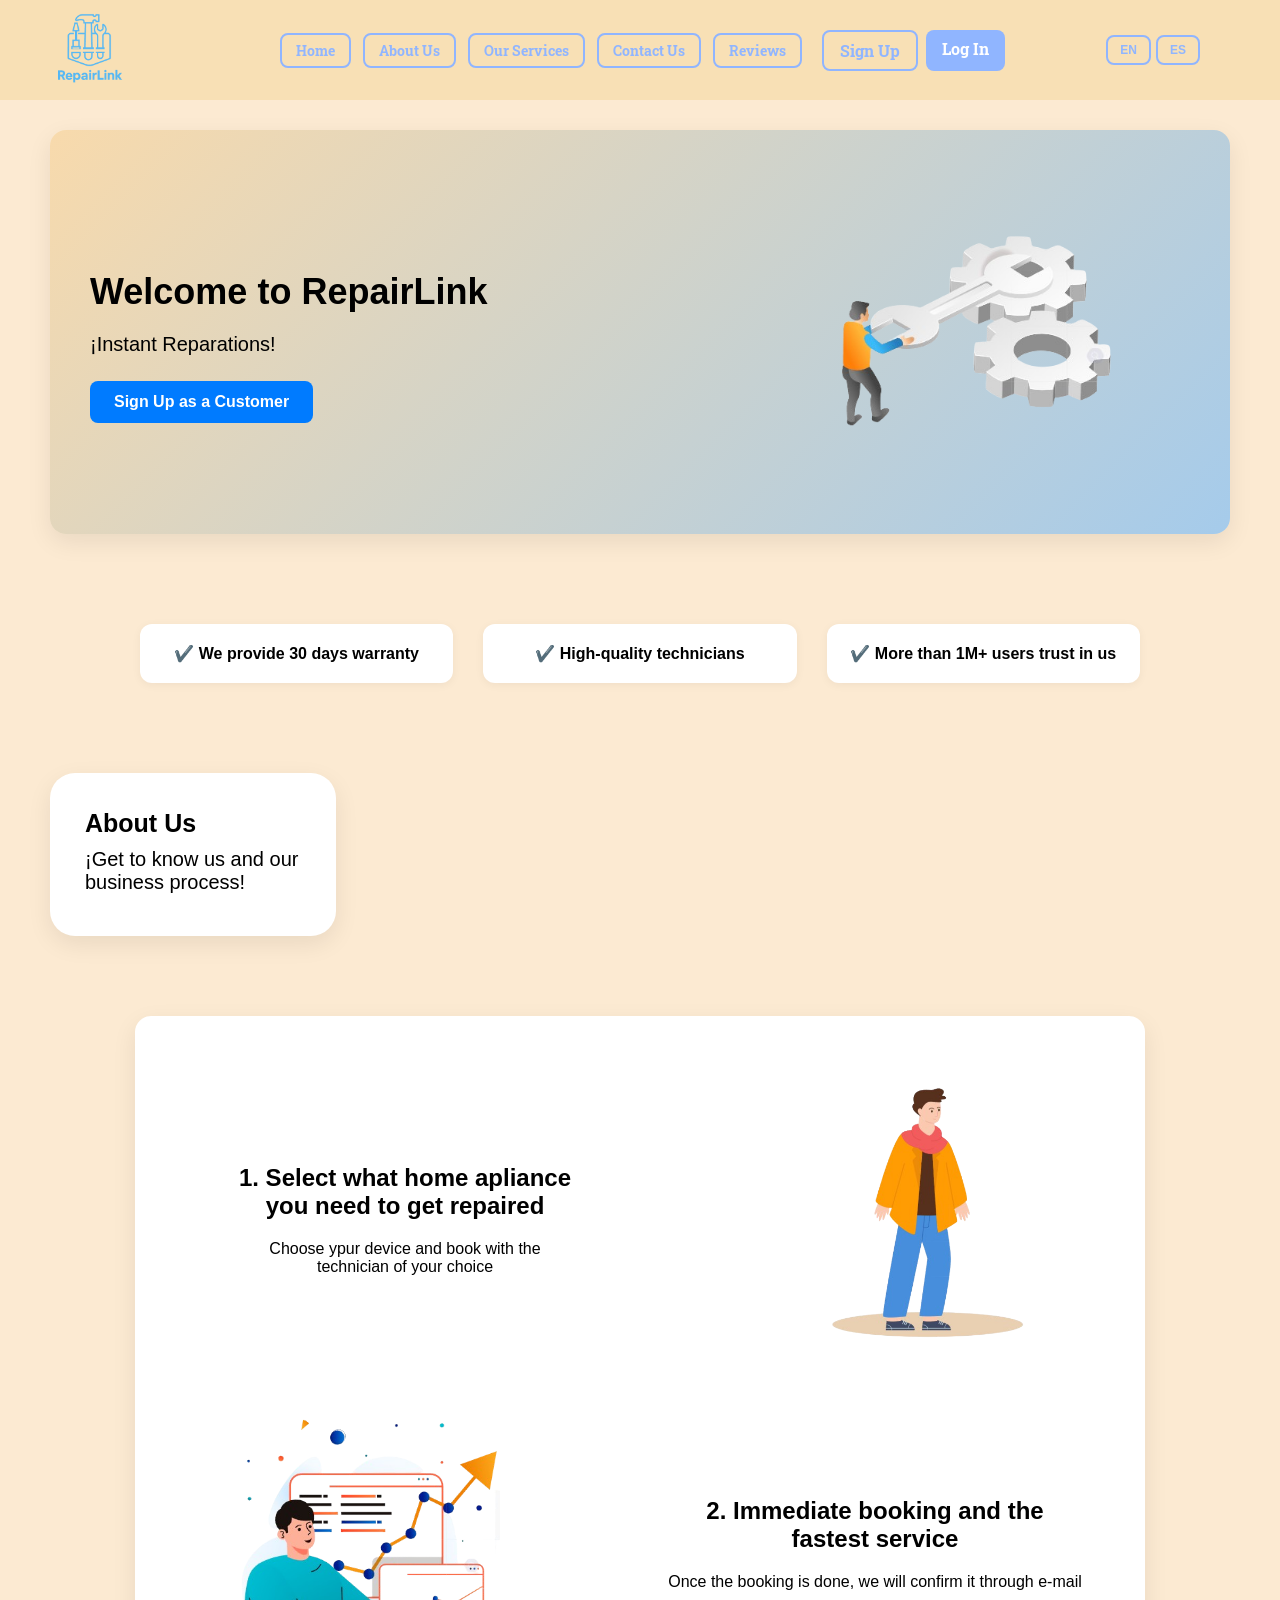
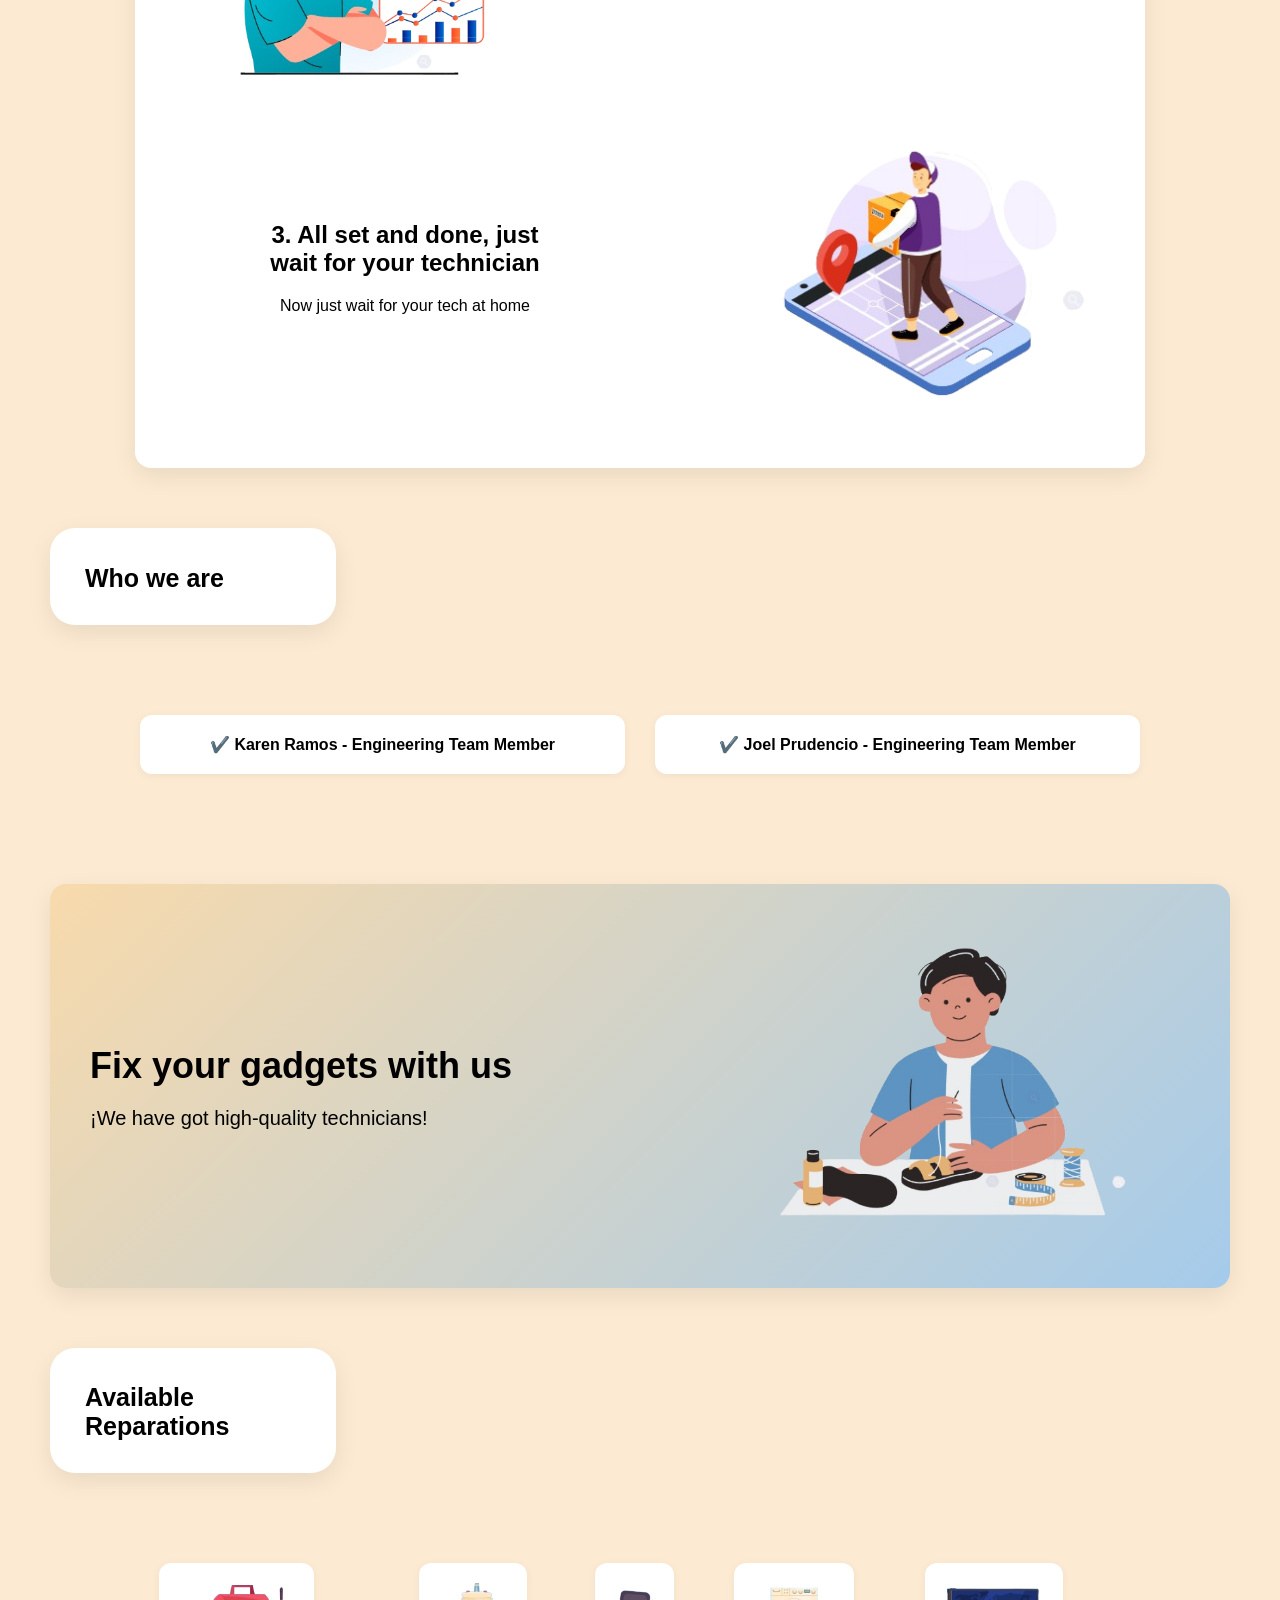
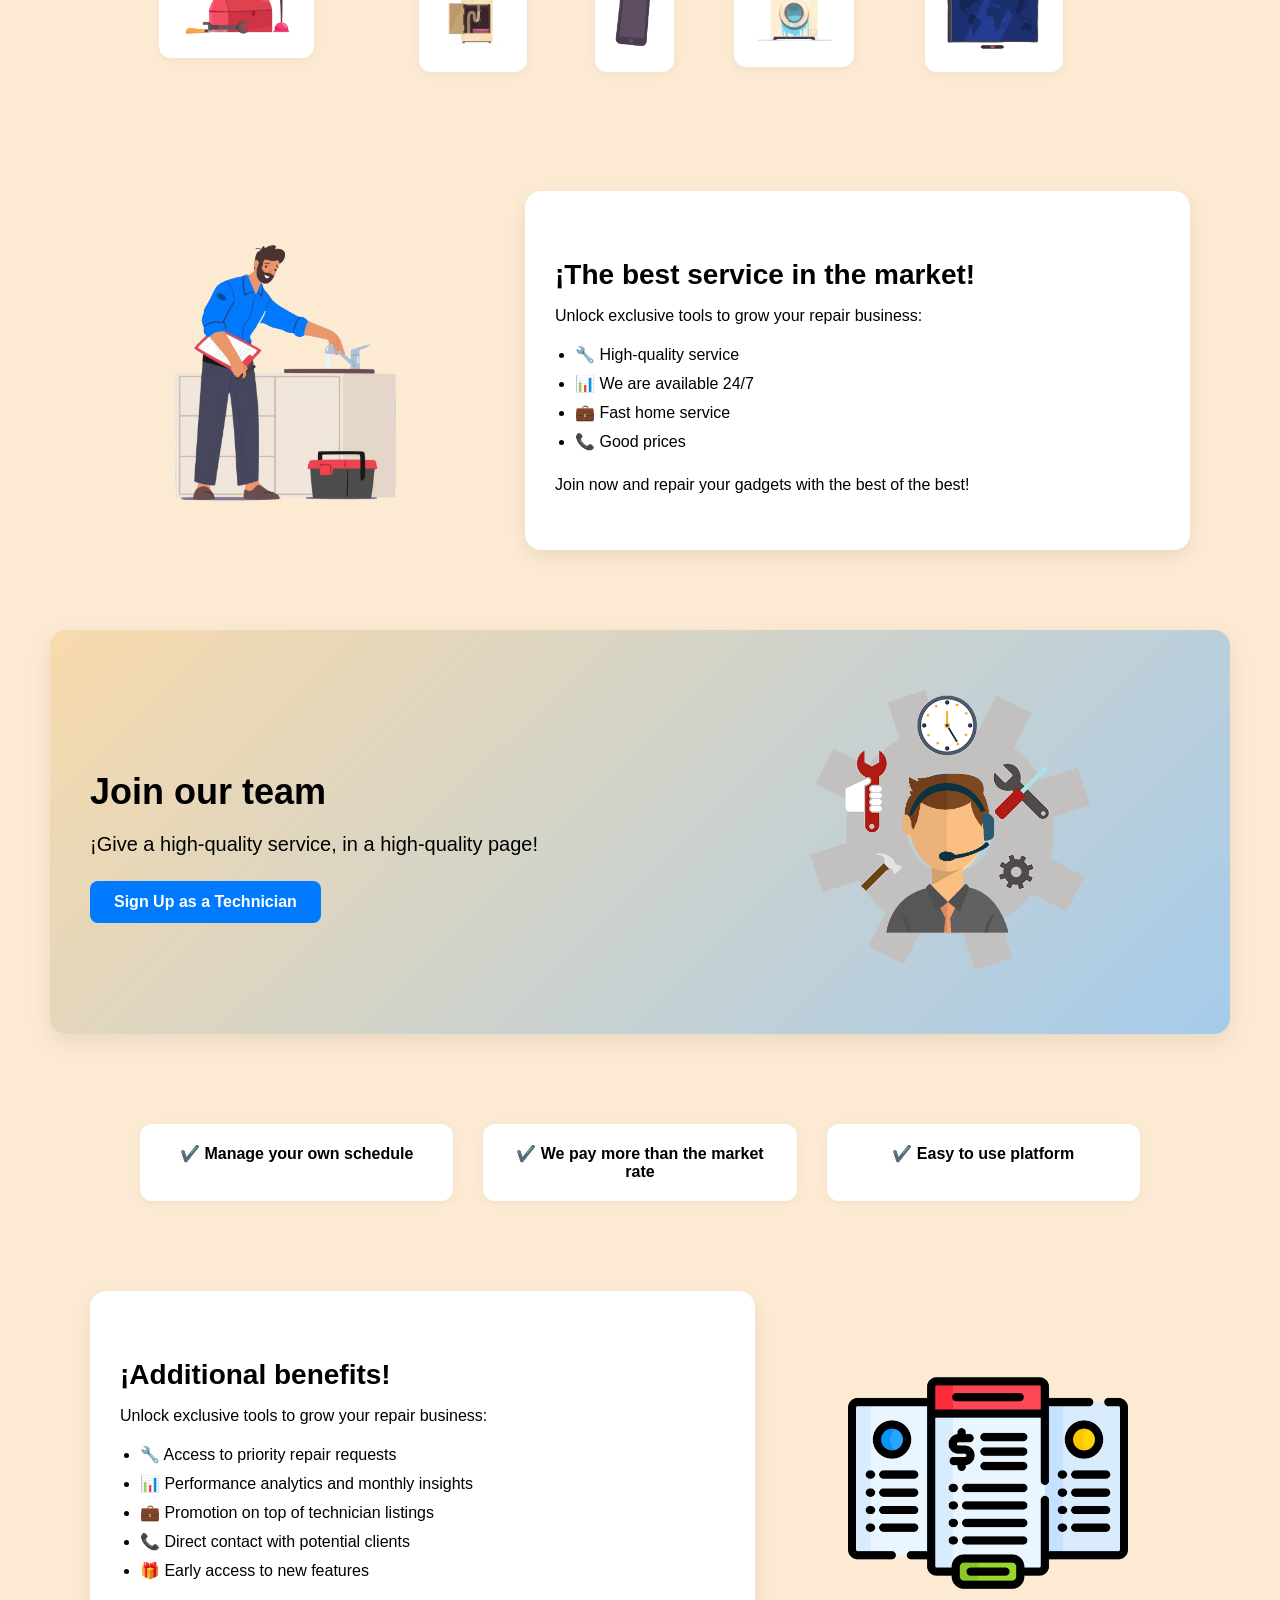
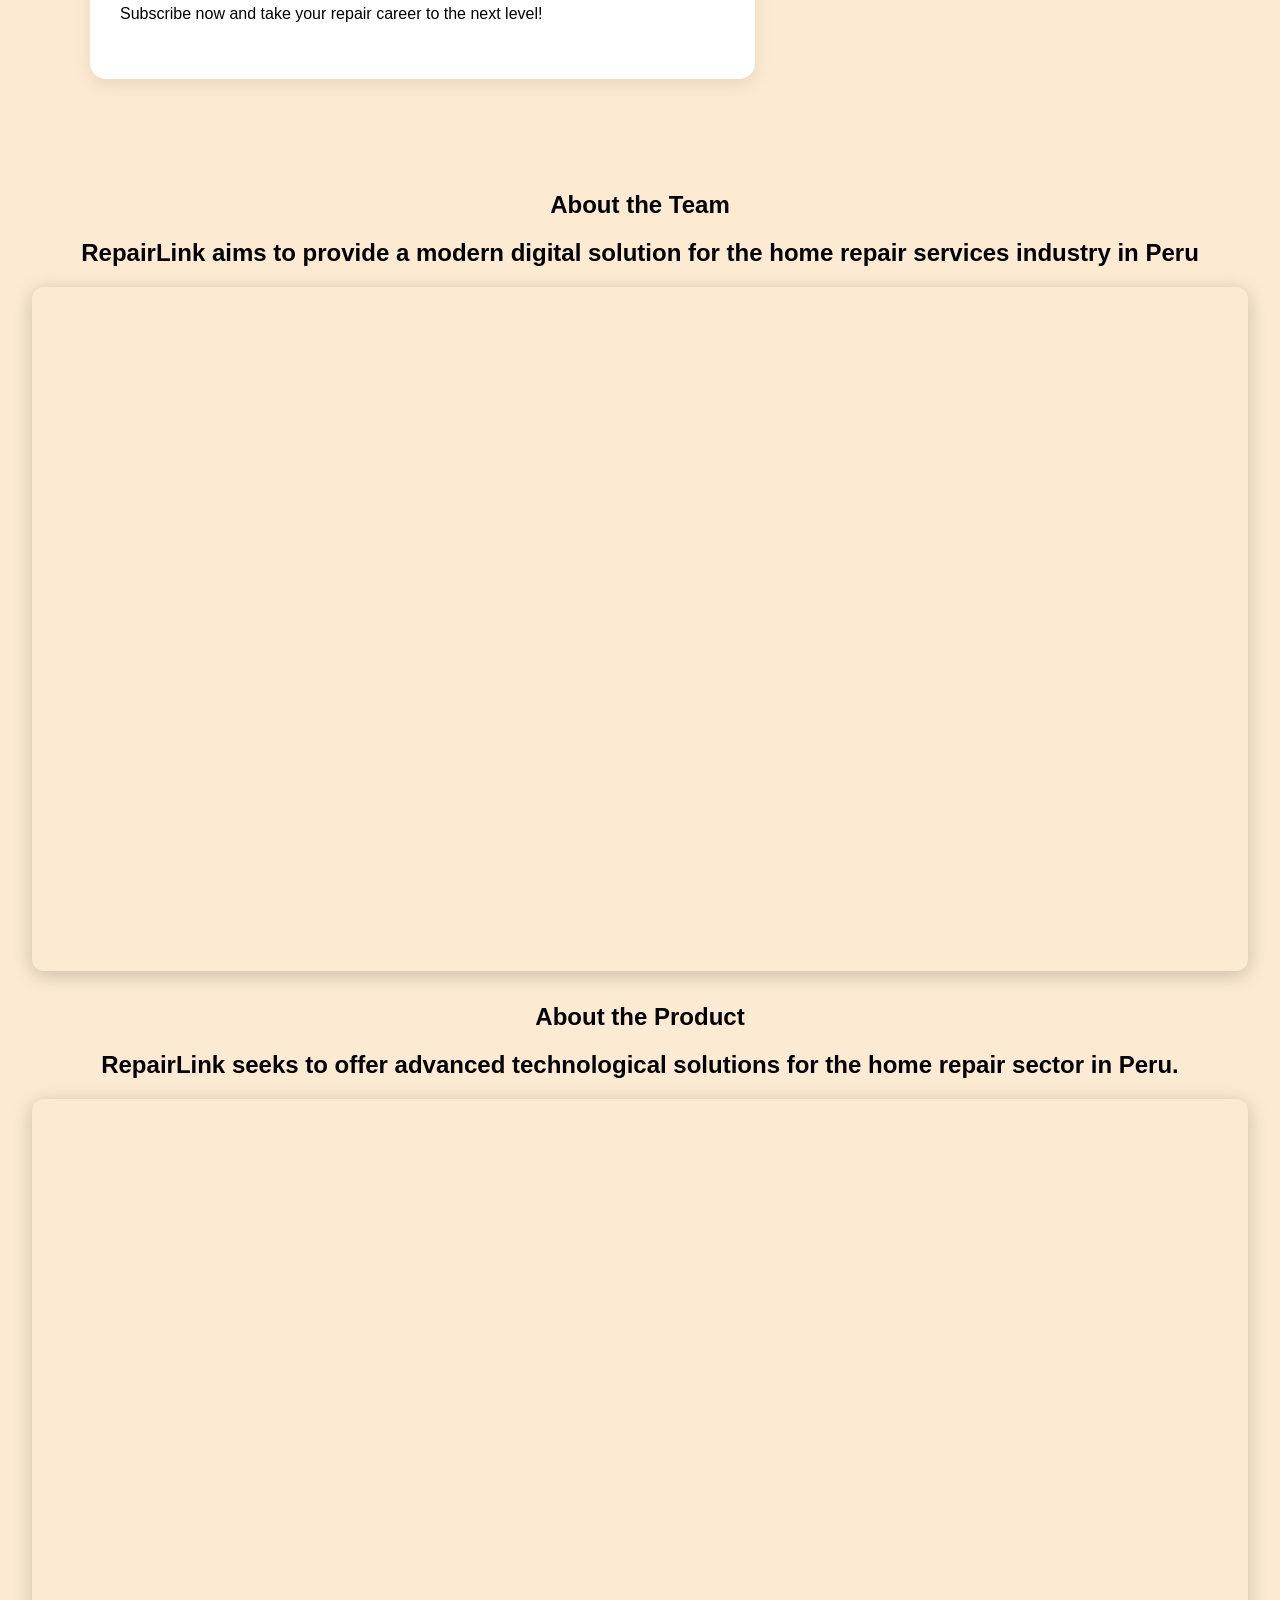
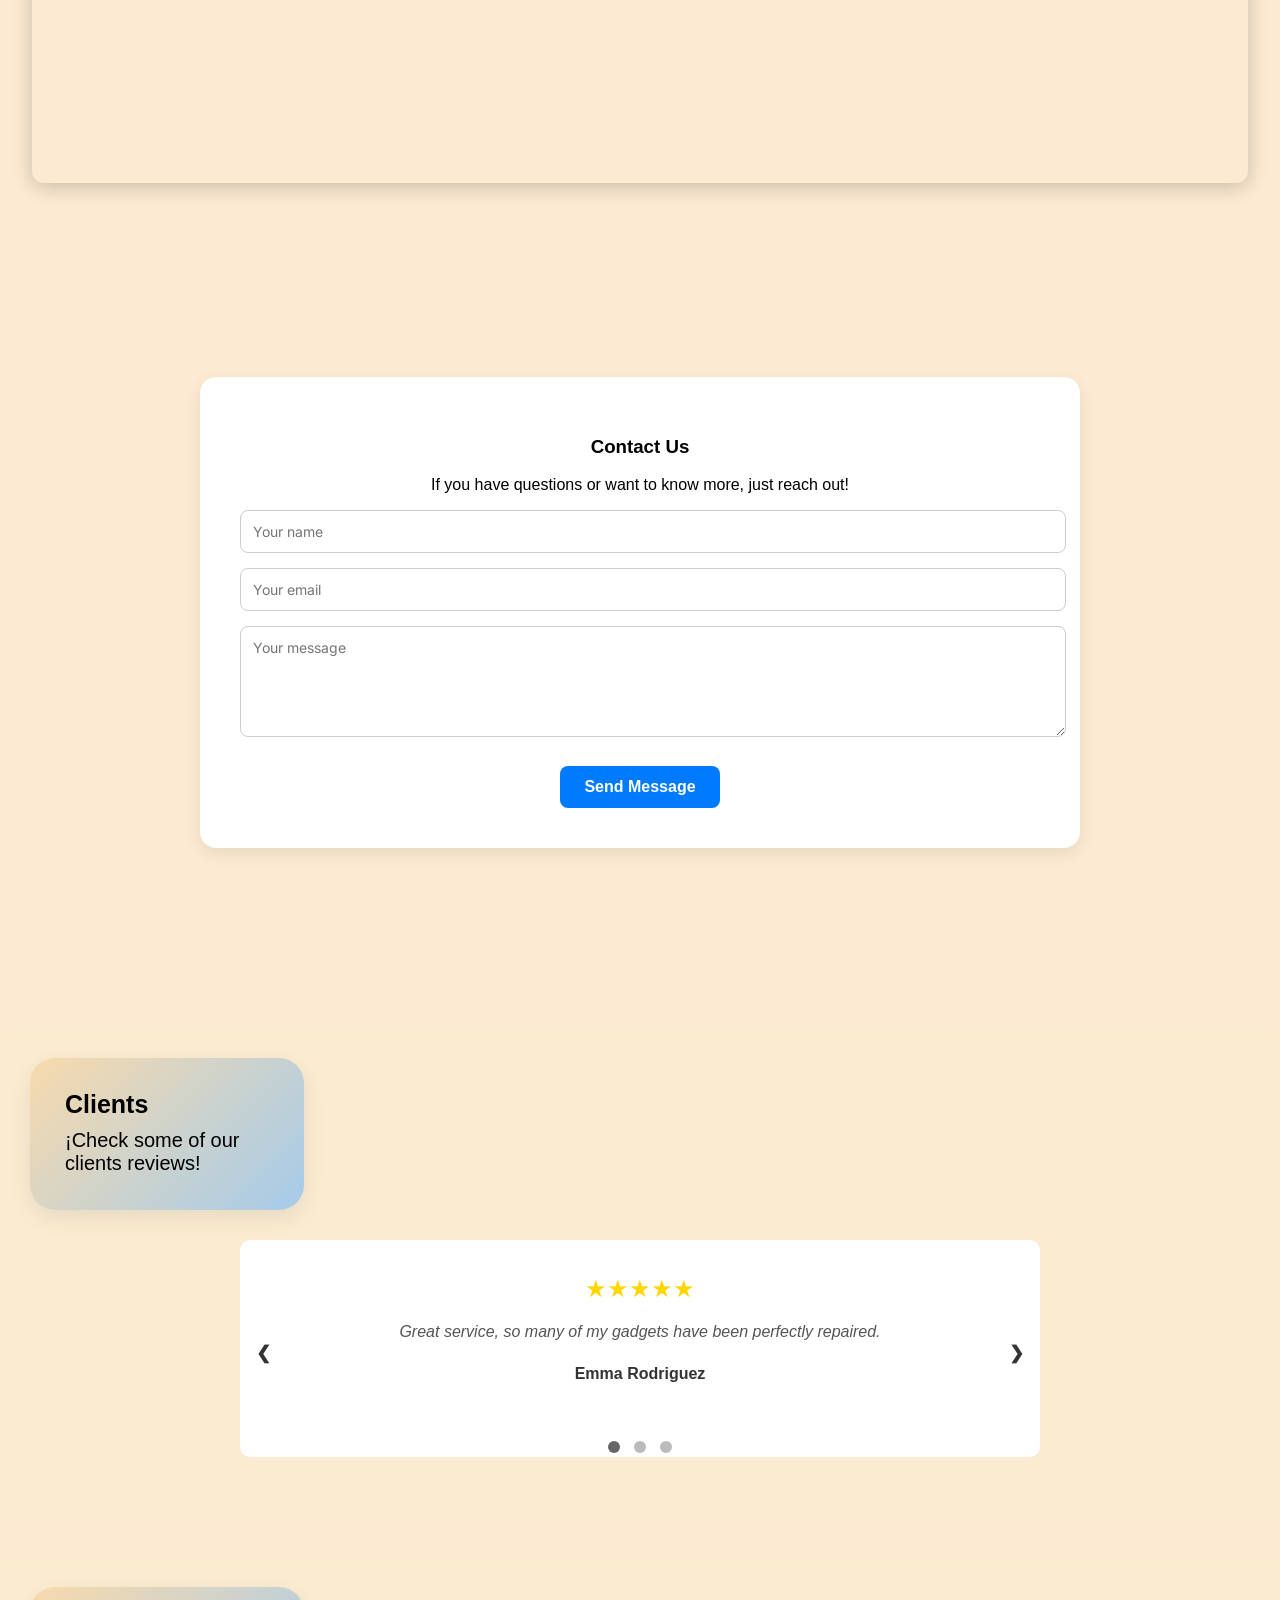
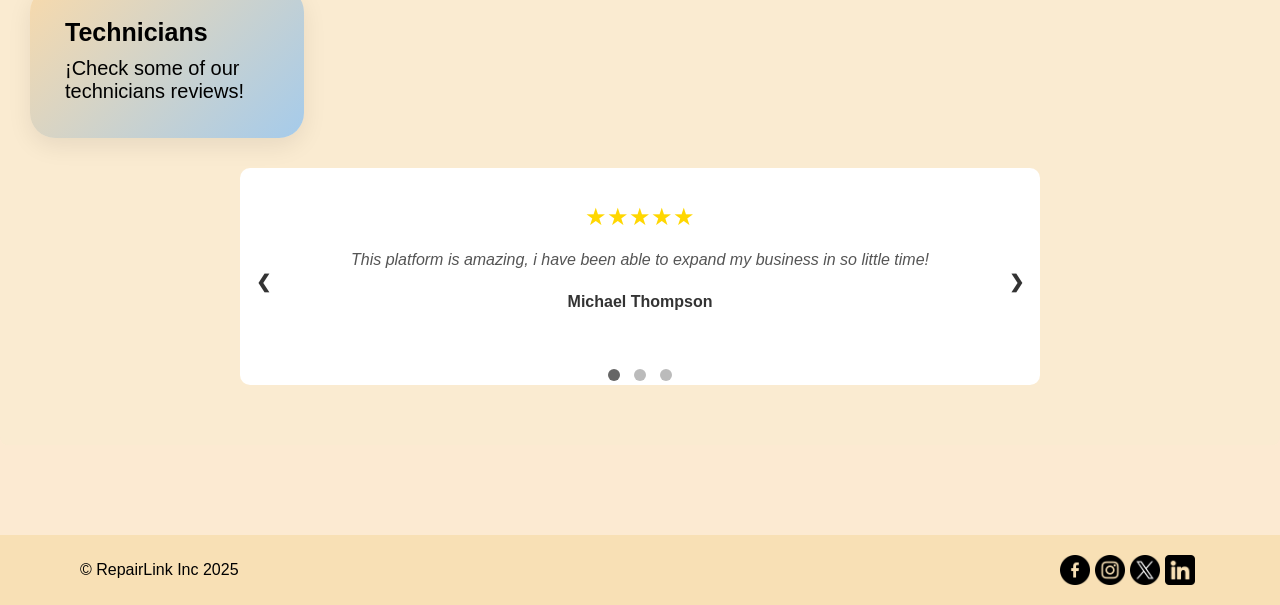
<file: index.html>
<!DOCTYPE html>
<html lang="en">
    <head>
        <meta charset="UTF-8">
        <title>RepairLink  - Be a Technician</title>
        <link rel="stylesheet" href="style.css">
        <link href="https://fonts.googleapis.com/css2?family=Inter:wght@400;700&family=Roboto+Slab&display=swap" rel="stylesheet">
    </head>
    <body>
        <header>
            <img src="images/logo-producto.png" alt="Product-Logo" class="partial-image-left"/>
            <nav aria-label="Navigation bar">
                <button aria-label="Show Home section" class="btn-filled nav-btn selected" onclick="selectButton(this)">Home</button>
                <button aria-label="Show About Us section" class="btn-filled nav-btn" onclick="selectButton(this)">About Us</button>
                <button aria-label="Show Services section" class="btn-filled nav-btn" onclick="selectButton(this)">Our Services</button>
                <button aria-label="Contact Us" class="btn-filled nav-btn" onclick="selectButton(this)">Contact Us</button>
                <button aria-label="Show Reviews section" class="btn-filled nav-btn" onclick="selectButton(this)">Reviews</button>
            </nav>
            <div class="header-right-container">
                <div class="language-switcher">
                    <button class="lang-btn" onclick="translatePage('en')">EN</button>
                    <button class="lang-btn" onclick="translatePage('es')">ES</button>
                </div>
            </div>
            <div class="auth-buttons">
                <a href="https://repairlink.netlify.app" class="btn-outline">Sign Up</a>
                <a href="https://repairlink.netlify.app" class="btn-filled">Log In</a>
            </div>
        </header>

        <main>
            <!--HOME SECTION-->
            <section class="hero-box" id="home-section">
                <div class="hero-content">
                    <h2>Welcome to RepairLink</h2>
                    <p>¡Instant Reparations!</p>
                    <a href="https://repairlink.netlify.app" class="cta-button">Sign Up as a Customer</a>
                </div>
                <div class="hero-image">
                    <img src="images/person-Home.png" alt="Technician illustration">
                </div>
            </section>

            <section class="benefits-box">
                <div class="benefit-item">✔️ We provide 30 days warranty</div>
                <div class="benefit-item">✔️ High-quality technicians</div>
                <div class="benefit-item">✔️ More than 1M+ users trust in us</div>
            </section>

            <section class="About-Us-Container" id="about-us-section">
                <h1>About Us</h1>
                <h2>¡Get to know us and our business process!</h2>
            </section>

            <section class="About-Us-Description-Container">
                <div class="About-Us-Description-content">
                    <h2>1. Select what home apliance <br>you need to get repaired</h2>
                    <p>Choose ypur device and book with the <br>technician of your choice</p>
                </div>
                <div class="About-Us-Description-image">
                    <img src="images/person.png" alt="Technician illustration">
                </div>

                <div class="About-Us-Description-image">
                    <img src="images/persona3.png" alt="Technician illustration">
                </div>

                <div class="About-Us-Description-content">
                    <h2>2. Immediate booking and the <br>fastest service</h2>
                    <p>Once the booking is done, we will confirm it through e-mail</p>
                </div>

                <div class="About-Us-Description-content">
                    <h2>3. All set and done, just <br>wait for your technician</h2>
                    <p>Now just wait for your tech at home</p>
                </div>
                <div class="About-Us-Description-image">
                    <img src="images/persona2.png" alt="Technician illustration">
                </div>
            </section>

            <section class="About-Us-Container">
                <h1>Who we are</h1>
            </section>

            <section class="benefits-box">
                <div class="benefit-item">✔️ Karen Ramos - Engineering Team Member</div>
                <div class="benefit-item">✔️ Joel Prudencio - Engineering Team Member</div>
            </section>


            <section class="hero-box" id="services-section">
                <div class="hero-content">
                    <h2>Fix your gadgets with us</h2>
                    <p>¡We have got high-quality technicians!</p>
                </div>
                <div class="hero-image">
                    <img src="images/person-Reparations.png" alt="Technician illustration">
                </div>
            </section>

            <section class="About-Us-Container">
                <h1>Available Reparations</h1>
            </section>
            <section class="benefits-box">
                <div class="image-container">
                    <img src="images/handyman.png" alt="Handyman service" class="image-item">
                </div>
                <div class="image-container">
                    <img src="images/plumbing.png" alt="Plumbing service" class="image-item">
                </div>
                <div class="image-container">
                    <img src="images/phonerepair.png" alt="Phone repair service" class="image-item">
                </div>
                <div class="image-container">
                    <img src="images/homeappliances.png" alt="Phone repair service" class="image-item">
                </div>
                <div class="image-container">
                    <img src="images/tvmounting.png" alt="Phone repair service" class="image-item">
                </div>
            </section>

            <section class="subscription-wrapper">
                <div class="subscription-img">
                    <img src="images/checkimage.png" alt="Subscription illustration">
                  </div>
                <div class="features-box">
                    <div class="subscription-content">
                        <h3>¡The best service in the market!</h3>
                        <p>Unlock exclusive tools to grow your repair business:</p>
                        <ul class="subscription-list">
                          <li>🔧 High-quality service</li>
                          <li>📊 We are available 24/7</li>
                          <li>💼 Fast home service</li>
                          <li>📞 Good prices</li>
                        </ul>
                        <p>Join now and repair your gadgets with the best of the best!</p>
                    </div>
                </div>

            </section>


            <section class="hero-box">
                <div class="hero-content">
                    <h2>Join our team</h2>
                    <p>¡Give a high-quality service, in a high-quality page!</p>
                    <a href="https://repairlink.netlify.app" class="cta-button">Sign Up as a Technician</a>
                </div>
                <div class="hero-image">
                    <img src="images/Be-a-tech.png" alt="Technician illustration">
                </div>
            </section>

            <section class="benefits-box">
                <div class="benefit-item">✔️ Manage your own schedule</div>
                <div class="benefit-item">✔️ We pay more than the market rate</div>
                <div class="benefit-item">✔️ Easy to use platform</div>
            </section>

            <section class="subscription-wrapper">
                <div class="subscription-box">
                    <div class="subscription-content">
                        <h3>¡Additional benefits!</h3>
                        <p>Unlock exclusive tools to grow your repair business:</p>
                        <ul class="subscription-list">
                          <li>🔧 Access to priority repair requests</li>
                          <li>📊 Performance analytics and monthly insights</li>
                          <li>💼 Promotion on top of technician listings</li>
                          <li>📞 Direct contact with potential clients</li>
                          <li>🎁 Early access to new features</li>
                        </ul>
                        <p>Subscribe now and take your repair career to the next level!</p>
                    </div>
                </div>
                <div class="subscription-img">
                  <img src="images/subs-benefit.png" alt="Subscription illustration">
                </div>
            </section>

            <section class="video-section">
                <h2 data-i18n="About the Team">About the Team</h2>
                <h2> RepairLink aims to provide a modern digital solution for the home repair services industry in Peru </h2>
                <div class="video-wrapper">
                    <iframe width="560" height="315" src="https://www.youtube.com/embed/Ok4EOcvehmc" title="About the Team" frameborder="0" allowfullscreen></iframe>
                </div>

                <h2 data-i18n="About the Product">About the Product</h2>
                <h2> RepairLink seeks to offer advanced technological solutions for the home repair sector in Peru.</h2>
                <div class="video-wrapper">
                    <iframe width="560" height="515" src="https://www.youtube.com/embed/WyVjcaqARmY" title="About the Product" frameborder="0" allowfullscreen></iframe>
                </div>
            </section>

            <div class="container" id="contactanos-section">
                <section class="contact-form-box">
                    <h3>Contact Us</h3>
                    <p>If you have questions or want to know more, just reach out!</p>
                    <form action="#" method="POST" class="contact-form">
                      <input type="text" name="name" placeholder="Your name" required>
                      <input type="email" name="email" placeholder="Your email" required>
                      <textarea name="message" rows="5" placeholder="Your message" required></textarea>
                      <button type="submit" class="cta-button">Send Message</button>
                    </form>
                </section>
            </div>

            <div class="container" id="review-section">

                <!-- Client Reviews Section (A) -->
                <div class="section">

                    <div class="ClientSectorContainer">
                        <h1>Clients</h1>
                        <h2>¡Check some of our clients reviews!</h2>
                    </div>

                    <div class="slideshow-container" id="clientReviews">
                        <!-- Client Review 1 -->
                        <div class="review-slide">
                            <div class="stars">★★★★★</div>
                            <p class="review-text">
                                Great service, so many of my gadgets have been perfectly repaired.
                            </p>
                            <p class="review-author">Emma Rodriguez</p>
                        </div>

                        <!-- Client Review 2 -->
                        <div class="review-slide">
                            <div class="stars">★★★★★</div>
                            <p class="review-text">
                                As a daily user for over a year, I can confidently say RepairLink provides the best service in the city. Their customer support is exceptional.
                            </p>
                            <p class="review-author">James Wilson</p>
                        </div>

                        <!-- Client Review 3 -->
                        <div class="review-slide">
                            <div class="stars">★★★★☆</div>
                            <p class="review-text">
                                Great concept and mostly well-executed. Would love to see more technicians in my area. Otherwise, fantastic service!
                            </p>
                            <p class="review-author">Sophia Chen</p>
                        </div>

                        <!-- Navigation arrows -->
                        <a class="prev" onclick="plusSlides('clientReviews', -1)">❮</a>
                        <a class="next" onclick="plusSlides('clientReviews', 1)">❯</a>

                        <!-- Dots navigation -->
                        <div class="dots">
                            <span class="dot" onclick="currentSlide('clientReviews', 1)"></span>
                            <span class="dot" onclick="currentSlide('clientReviews', 2)"></span>
                            <span class="dot" onclick="currentSlide('clientReviews', 3)"></span>
                        </div>
                    </div>
                </div>

                <!-- Bike Reviews Section (B) -->
                <div class="section">

                    <div class="ClientSectorContainer">
                        <h1>Technicians</h1>
                        <h2>¡Check some of our technicians reviews!</h2>
                    </div>
                    <div class="slideshow-container" id="bikeReviews">
                        <!-- Bike Review 1 -->
                        <div class="review-slide">
                            <div class="stars">★★★★★</div>
                            <p class="review-text">
                                This platform is amazing, i have been able to expand my business in so little time!
                            </p>
                            <p class="review-author">Michael Thompson</p>
                        </div>

                        <!-- Bike Review 2 -->
                        <div class="review-slide">
                            <div class="stars">★★★★☆</div>
                            <p class="review-text">
                                This is the real deal, the wages are amazing.
                            </p>
                            <p class="review-author">Lisa Park</p>
                        </div>

                        <!-- Bike Review 3 -->
                        <div class="review-slide">
                            <div class="stars">★★★★★</div>
                            <p class="review-text">
                                Intuitive paltform, easy to use and easy to get gigs. Worth it!
                            </p>
                            <p class="review-author">David Miller</p>
                        </div>

                        <!-- Navigation arrows -->
                        <a class="prev" onclick="plusSlides('bikeReviews', -1)">❮</a>
                        <a class="next" onclick="plusSlides('bikeReviews', 1)">❯</a>

                        <!-- Dots navigation -->
                        <div class="dots">
                            <span class="dot" onclick="currentSlide('bikeReviews', 1)"></span>
                            <span class="dot" onclick="currentSlide('bikeReviews', 2)"></span>
                            <span class="dot" onclick="currentSlide('bikeReviews', 3)"></span>
                        </div>
                    </div>
                </div>
            </div>

        </main>

        <footer>
            <div class="footer-element">
            © RepairLink Inc 2025
            </div>
            <div class="footer-socials">
                <img src="images/facebook.png">
                <img src="images/instagram.png">
                <img src="images/twitter.png">
                <img src="images/linkedin.png">
            </div>
        </footer>
    <script>
        // Initialize slide indices for both slideshows
        let slideIndices = {
            clientReviews: 1,
            bikeReviews: 1
        };

        // Show initial slides for both slideshows
        showSlides('clientReviews', slideIndices.clientReviews);
        showSlides('bikeReviews', slideIndices.bikeReviews);

        function plusSlides(slideshowId, n) {
            slideIndices[slideshowId] += n;
            showSlides(slideshowId, slideIndices[slideshowId]);
        }

        function currentSlide(slideshowId, n) {
            slideIndices[slideshowId] = n;
            showSlides(slideshowId, slideIndices[slideshowId]);
        }

        function showSlides(slideshowId, n) {
            let i;
            // Get elements specific to the current slideshow
            let slideshow = document.getElementById(slideshowId);
            let slides = slideshow.getElementsByClassName("review-slide");
            let dots = slideshow.getElementsByClassName("dot");

            // Handle wrap-around
            if (n > slides.length) { slideIndices[slideshowId] = 1 }
            if (n < 1) { slideIndices[slideshowId] = slides.length }

            // Hide all slides
            for (i = 0; i < slides.length; i++) {
                slides[i].style.display = "none";
            }

            // Remove active class from all dots
            for (i = 0; i < dots.length; i++) {
                dots[i].className = dots[i].className.replace(" active", "");
            }

            // Show current slide and activate corresponding dot
            slides[slideIndices[slideshowId]-1].style.display = "block";
            dots[slideIndices[slideshowId]-1].className += " active";
        }

        // Auto-advance both slideshows
        setInterval(function() {
            plusSlides('clientReviews', 1);
        }, 5000);

        setInterval(function() {
            plusSlides('bikeReviews', 1);
        }, 5000);
    </script>
    <script>
        function selectButton(clickedButton){
            const allButtons= document.querySelectorAll('.nav-btn');
            allButtons.forEach(button =>{
                button.classList.remove('selected');
            })

            clickedButton.classList.add('selected')

            const buttonText= clickedButton.textContent.trim();
            let targetId='';

            switch(buttonText){
                case 'Home':
                    targetId = 'home-section';
                    break;
                case 'About Us':
                    targetId = 'about-us-section';
                    break;
                case 'Our Services':
                    targetId = 'services-section';
                    break;
                case 'Contact Us':
                    targetId = 'contactanos-section';
                    break;
                case 'Reviews':
                    targetId = 'review-section';
                    break;
            }
            if(targetId){
                document.getElementById(targetId).scrollIntoView({
                    behavior:'smooth'
                })
            }
        }
    </script>
    <script>
        // Translation dictionary
        const translations = {
            'en': {}, // English will use original text
            'es': {
                // Header and navigation
                'Home': 'Inicio',
                'Reparations': 'Reparaciones',
                'Be a Technician': 'Sé un Técnico',
                'Reviews': 'Reseñas',

                // Home section
                'Welcome to RepairLink': 'Bienvenido a RepairLink',
                '¡Instant Reparations!': '¡Reparaciones Instantáneas!',
                '¡Join Now!': '¡Únete Ahora!',
                'We provide 30 days warranty': 'Ofrecemos 30 días de garantía',
                'High-quality technicians': 'Técnicos de alta calidad',
                'More than 1M+ users trust in us': 'Más de 1 millón de usuarios confían en nosotros',
                'About Us': 'Sobre Nosotros',
                '¡Get to know us and our business process!': '¡Conócenos y nuestro proceso de negocio!',
                '1. Select what home apliance you need to get repaired': '1. Selecciona qué electrodoméstico necesitas reparar',
                'Choose ypur device and book with the technician of your choice': 'Elige tu dispositivo y reserva con el técnico de tu preferencia',
                '2. Immediate booking and the fastest service': '2. Reserva inmediata y el servicio más rápido',
                'Once the booking is done, we will confirm it through e-mail': 'Una vez hecha la reserva, la confirmaremos por correo electrónico',
                '3. All set and done, just wait for your technician': '3. Todo listo, solo espera a tu técnico',
                'Now just wait for your tech at home': 'Ahora solo espera a tu técnico en casa',
                'Who we are': 'Quiénes somos',

                // Reparations section
                'Fix your gadgets with us': 'Repara tus dispositivos con nosotros',
                '¡We have got high-quality technicians!': '¡Tenemos técnicos de alta calidad!',
                'Available Reparations': 'Reparaciones Disponibles',
                '¡The best service in the market!': '¡El mejor servicio del mercado!',
                'Unlock exclusive tools to grow your repair business:': 'Desbloquea herramientas exclusivas para hacer crecer tu negocio de reparaciones:',
                'High-quality service': 'Servicio de alta calidad',
                'We are available 24/7': 'Estamos disponibles 24/7',
                'Fast home service': 'Servicio rápido a domicilio',
                'Good prices': 'Buenos precios',
                'Join now and repair your gadgets with the best of the best!': '¡Únete ahora y repara tus dispositivos con los mejores!',

                // Be a Technician section
                'Join our team': 'Únete a nuestro equipo',
                '¡Give a high-quality service, in a high-quality page!': '¡Ofrece un servicio de alta calidad en una página de alta calidad!',
                'Manage your own schedule': 'Administra tu propio horario',
                'We pay more than the market rate': 'Pagamos más que la tarifa del mercado',
                'Easy to use platform': 'Plataforma fácil de usar',
                '¡Additional benefits!': '¡Beneficios adicionales!',
                'Access to priority repair requests': 'Acceso a solicitudes de reparación prioritarias',
                'Performance analytics and monthly insights': 'Análisis de rendimiento e información mensual',
                'Promotion on top of technician listings': 'Promoción en los primeros lugares de los listados de técnicos',
                'Direct contact with potential clients': 'Contacto directo con clientes potenciales',
                'Early access to new features': 'Acceso anticipado a nuevas funciones',
                'Subscribe now and take your repair career to the next level!': '¡Suscríbete ahora y lleva tu carrera de reparación al siguiente nivel!',

                // Contact section
                'Contact Us': 'Contáctanos',
                'If you have questions or want to know more, just reach out!': 'Si tienes preguntas o quieres saber más, ¡contáctanos!',
                'Your name': 'Tu nombre',
                'Your email': 'Tu correo electrónico',
                'Your message': 'Tu mensaje',
                'Send Message': 'Enviar Mensaje',

                // Reviews section
                'Clients': 'Clientes',
                '¡Check some of our clients reviews!': '¡Mira algunas reseñas de nuestros clientes!',
                'Great service, so many of my gadgets have been perfectly repaired.': 'Excelente servicio, muchos de mis dispositivos han sido perfectamente reparados.',
                'As a daily user for over a year, I can confidently say RepairLink provides the best service in the city. Their customer support is exceptional.': 'Como usuario diario durante más de un año, puedo decir con confianza que RepairLink ofrece el mejor servicio de la ciudad. Su soporte al cliente es excepcional.',
                'Great concept and mostly well-executed. Would love to see more technicians in my area. Otherwise, fantastic service!': 'Gran concepto y en su mayoría bien ejecutado. Me encantaría ver más técnicos en mi área. ¡Por lo demás, servicio fantástico!',
                'Technicians': 'Técnicos',
                '¡Check some of our technicians reviews!': '¡Mira algunas reseñas de nuestros técnicos!',
                'This platform is amazing, i have been able to expand my business in so little time!': 'Esta plataforma es increíble, ¡he podido expandir mi negocio en tan poco tiempo!',
                'This is the real deal, the wages are amazing.': 'Esto es lo mejor, los salarios son increíbles.',
                'Intuitive paltform, easy to use and easy to get gigs. Worth it!': 'Plataforma intuitiva, fácil de usar y fácil para conseguir trabajos. ¡Vale la pena!',

                // Footer
                '© RepairLink Inc 2025': '© RepairLink Inc 2025'
            }
        };

        // Store original text content for all elements
        const originalTexts = new Map();
        const elementsToTranslate = document.querySelectorAll('h1, h2, p:not(.review-author), .review-text, footer, .segmented-button, input[placeholder], textarea[placeholder]');

        // Save original texts
        elementsToTranslate.forEach(element => {
            if (element.tagName === 'INPUT' || element.tagName === 'TEXTAREA') {
                originalTexts.set(element, element.getAttribute('placeholder'));
            } else {
                originalTexts.set(element, element.textContent.trim());
            }
        });

        let currentLang = 'en';

        function translatePage(targetLang) {
            if (currentLang === targetLang) return;

            // If switching back to English, restore all original texts
            if (targetLang === 'en') {
                elementsToTranslate.forEach(element => {
                    const originalText = originalTexts.get(element);
                    if (originalText) {
                        if (element.tagName === 'INPUT' || element.tagName === 'TEXTAREA') {
                            element.setAttribute('placeholder', originalText);
                        } else {
                            element.textContent = originalText;
                        }
                    }
                });
            } else {
                // Translate to Spanish
                elementsToTranslate.forEach(element => {
                    let textToTranslate;
                    if (element.tagName === 'INPUT' || element.tagName === 'TEXTAREA') {
                        textToTranslate = element.getAttribute('placeholder');
                    } else {
                        textToTranslate = element.textContent.trim();
                    }

                    if (translations[targetLang][textToTranslate]) {
                        if (element.tagName === 'INPUT' || element.tagName === 'TEXTAREA') {
                            element.setAttribute('placeholder', translations[targetLang][textToTranslate]);
                        } else {
                            element.textContent = translations[targetLang][textToTranslate];
                        }
                    }
                });
            }

            // Update UI
            document.querySelectorAll('.lang-btn').forEach(btn => {
                btn.classList.toggle('active', btn.textContent === targetLang.toUpperCase());
            });

            // Update HTML lang attribute
            document.documentElement.lang = targetLang;
            currentLang = targetLang;

            // Store preference
            localStorage.setItem('preferredLanguage', targetLang);
        }

        // Check for saved language preference on load
        document.addEventListener('DOMContentLoaded', () => {
            const savedLang = localStorage.getItem('preferredLanguage') || 'en';
            if (savedLang !== 'en') {
                translatePage(savedLang);
            }
        });
    </script>
    </body>
</html>
</file>
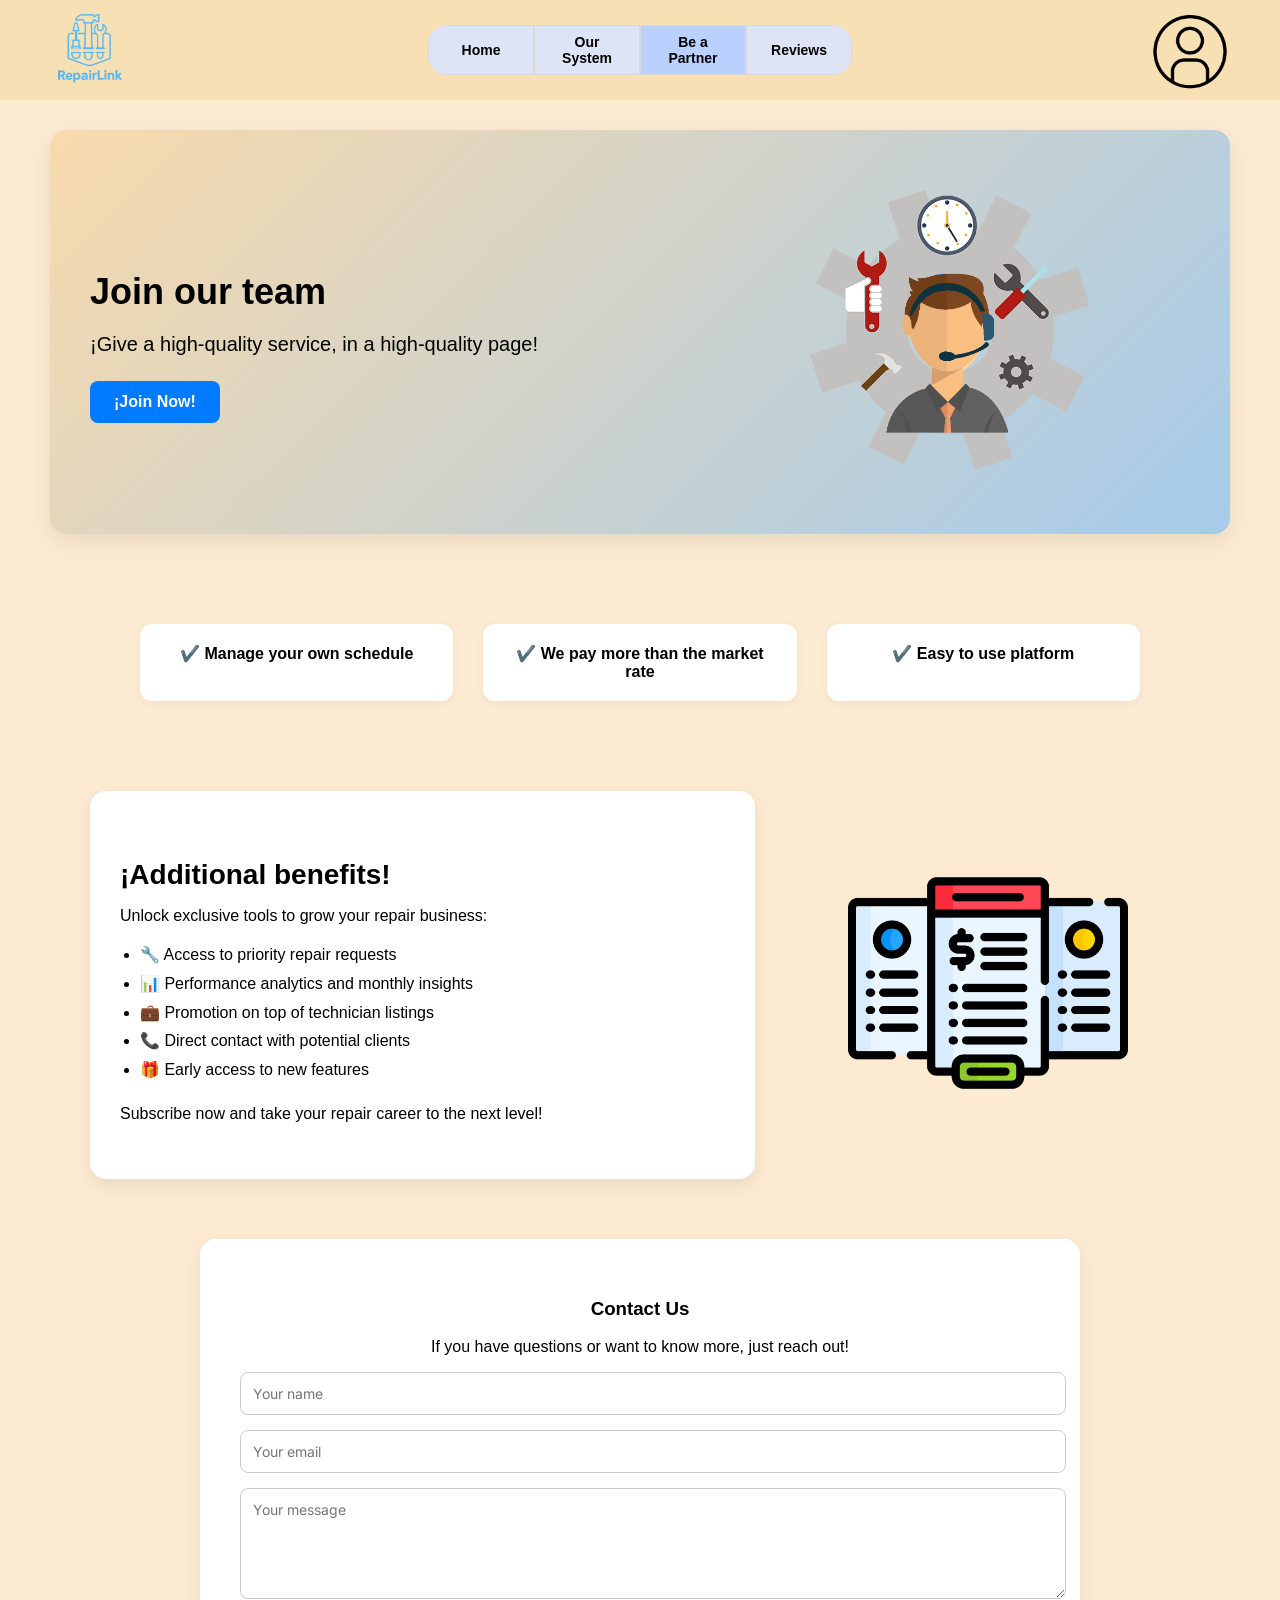
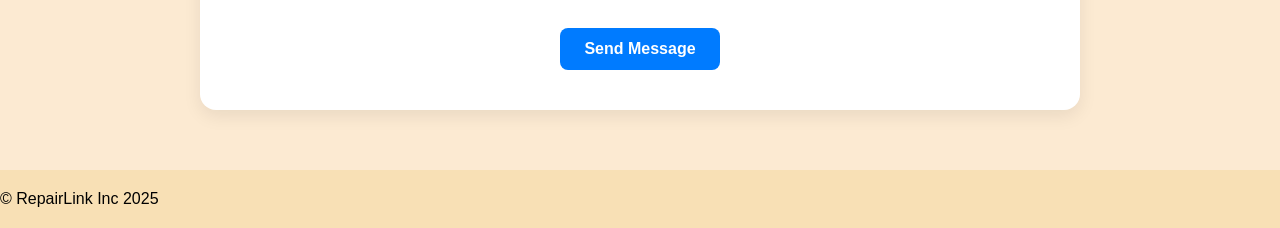
<file: be-a-tech.html>
<!DOCTYPE html>
<html lang="en">
    <head>
        <meta charset="UTF-8">
        <title>RepairLink  - Be a Technician</title>
        <link rel="stylesheet" href="style.css">
        <link href="https://fonts.googleapis.com/css2?family=Inter:wght@400;700&family=Roboto+Slab&display=swap" rel="stylesheet">
    </head>
    <body>
            <header>
                <img src="logo-product.png" alt="Product-Logo" class="partial-image-left"/>
                <nav aria-label="Barra de navegación" class="segmented-container">
                <button aria-label="Muestra sección Home" class="segmented-button" onclick="selectButton(this)">Home</button>
                <button aria-label="Muestra sección Our System" class="segmented-button" onclick="selectButton(this)">Our System</button>
                <button aria-label="Muestra sección Be a Partner" class="segmented-button selected" onclick="selectButton(this)">Be a Partner</button>
                <button aria-label="Muestra sección Reviews" class="segmented-button" onclick="selectButton(this)">Reviews</button>
                </nav>
                <img src="account-logo.png" alt="Logo-account" class="partial-image-right"/>
            </header>

        <main>
            <section class="hero-box">
                <div class="hero-content">
                    <h2>Join our team</h2>
                    <p>¡Give a high-quality service, in a high-quality page!</p>
                    <a href="" class="cta-button">¡Join Now!</a>
                </div>
                <div class="hero-image">
                    <img src="Be-a-tech.png" alt="Technician illustration">
                </div>
            </section>
            
            <section class="benefits-box">
                <div class="benefit-item">✔️ Manage your own schedule</div>
                <div class="benefit-item">✔️ We pay more than the market rate</div>
                <div class="benefit-item">✔️ Easy to use platform</div>
            </section>

            <section class="subscription-wrapper">
                <div class="subscription-box">
                    <div class="subscription-content">
                        <h3>¡Additional benefits!</h3>
                        <p>Unlock exclusive tools to grow your repair business:</p>
                        <ul class="subscription-list">
                          <li>🔧 Access to priority repair requests</li>
                          <li>📊 Performance analytics and monthly insights</li>
                          <li>💼 Promotion on top of technician listings</li>
                          <li>📞 Direct contact with potential clients</li>
                          <li>🎁 Early access to new features</li>
                        </ul>
                        <p>Subscribe now and take your repair career to the next level!</p>
                    </div>
                </div>
                <div class="subscription-img">
                  <img src="subs-benefit.png" alt="Subscription illustration">
                </div>
            </section>

            <section class="contact-form-box">
                <h3>Contact Us</h3>
                <p>If you have questions or want to know more, just reach out!</p>
                <form action="#" method="POST" class="contact-form">
                  <input type="text" name="name" placeholder="Your name" required>
                  <input type="email" name="email" placeholder="Your email" required>
                  <textarea name="message" rows="5" placeholder="Your message" required></textarea>
                  <button type="submit" class="cta-button">Send Message</button>
                </form>
            </section>

        </main>

        <footer>
            © RepairLink Inc 2025
        </footer>

        <script>
        </script>
    </body>
</html>
</file>
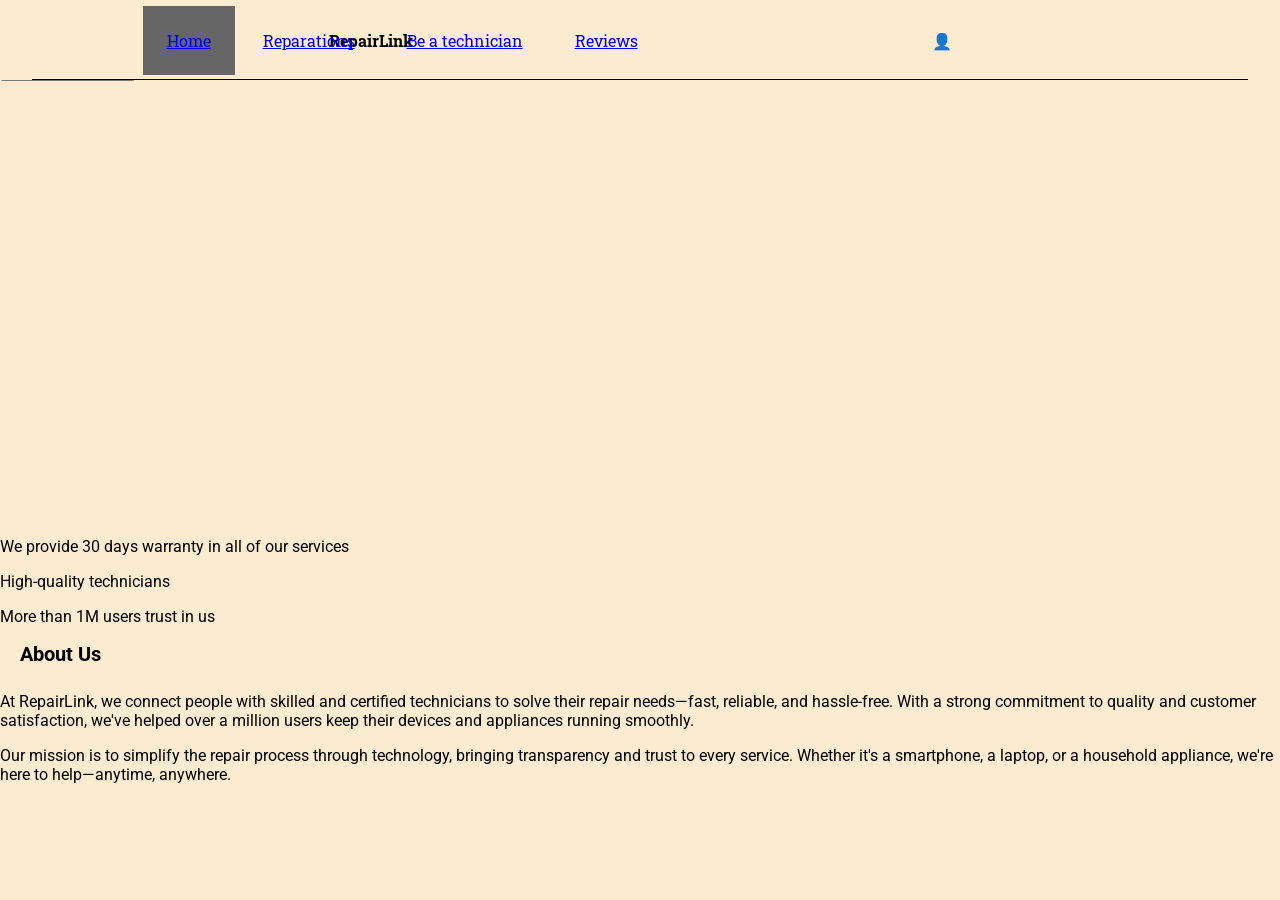
<file: home page.html>
<!DOCTYPE html>
<html lang="en">
<head>
  <meta charset="UTF-8" />
  <meta name="viewport" content="width=device-width, initial-scale=1.0" />
  <title>RepairLink - Home</title>

  <!-- Google Fonts: Roboto y Roboto Slab -->
  <link href="https://fonts.googleapis.com/css2?family=Roboto:wght@400;700&family=Roboto+Slab:wght@400;700&display=swap" rel="stylesheet">

  <!-- CSS externo -->
  <link rel="stylesheet" href="styles.css" />
</head>
<body>

  <header role="banner" aria-label="Main Header">
    <div class="logo" aria-label="RepairLink logo"><strong>RepairLink</strong></div>
    <nav role="navigation" aria-label="Main Navigation">
      <a class="active" href="#" aria-current="page">Home</a>
      <a href="#">Reparations</a>
      <a href="#">Be a technician</a>
      <a href="#">Reviews</a>
    </nav>
    <div class="user-icon" role="button" aria-label="User Profile">👤</div>
  </header>

  <main>
    <section class="hero" role="region" aria-label="Hero Section">
      <h1>Welcome to RepairLink</h1>
      <button>¡Instant reparations!</button>
    </section>

    <section class="features" role="region" aria-label="Service Features">
      <div class="feature">
        <p>We provide 30 days warranty in all of our services</p>
      </div>
      <div class="feature">
        <p>High-quality technicians</p>
      </div>
      <div class="feature">
        <p>More than 1M users trust in us</p>
      </div>
    </section>

    <section class="about" role="region" aria-label="About Us Section">
      <h2>About Us</h2>
      <p>
        At RepairLink, we connect people with skilled and certified technicians to solve their repair needs—fast, reliable, and hassle-free.
        With a strong commitment to quality and customer satisfaction, we've helped over a million users keep their devices and appliances running smoothly.
      </p>
      <p>
        Our mission is to simplify the repair process through technology, bringing transparency and trust to every service.
        Whether it's a smartphone, a laptop, or a household appliance, we're here to help—anytime, anywhere.
      </p>
    </section>

    <section class="carousel" role="region" aria-label="Testimonials or Image Slider">
      <!-- Placeholder for testimonials or image slider -->
    </section>
  </main>

</body>
</html>
</file>
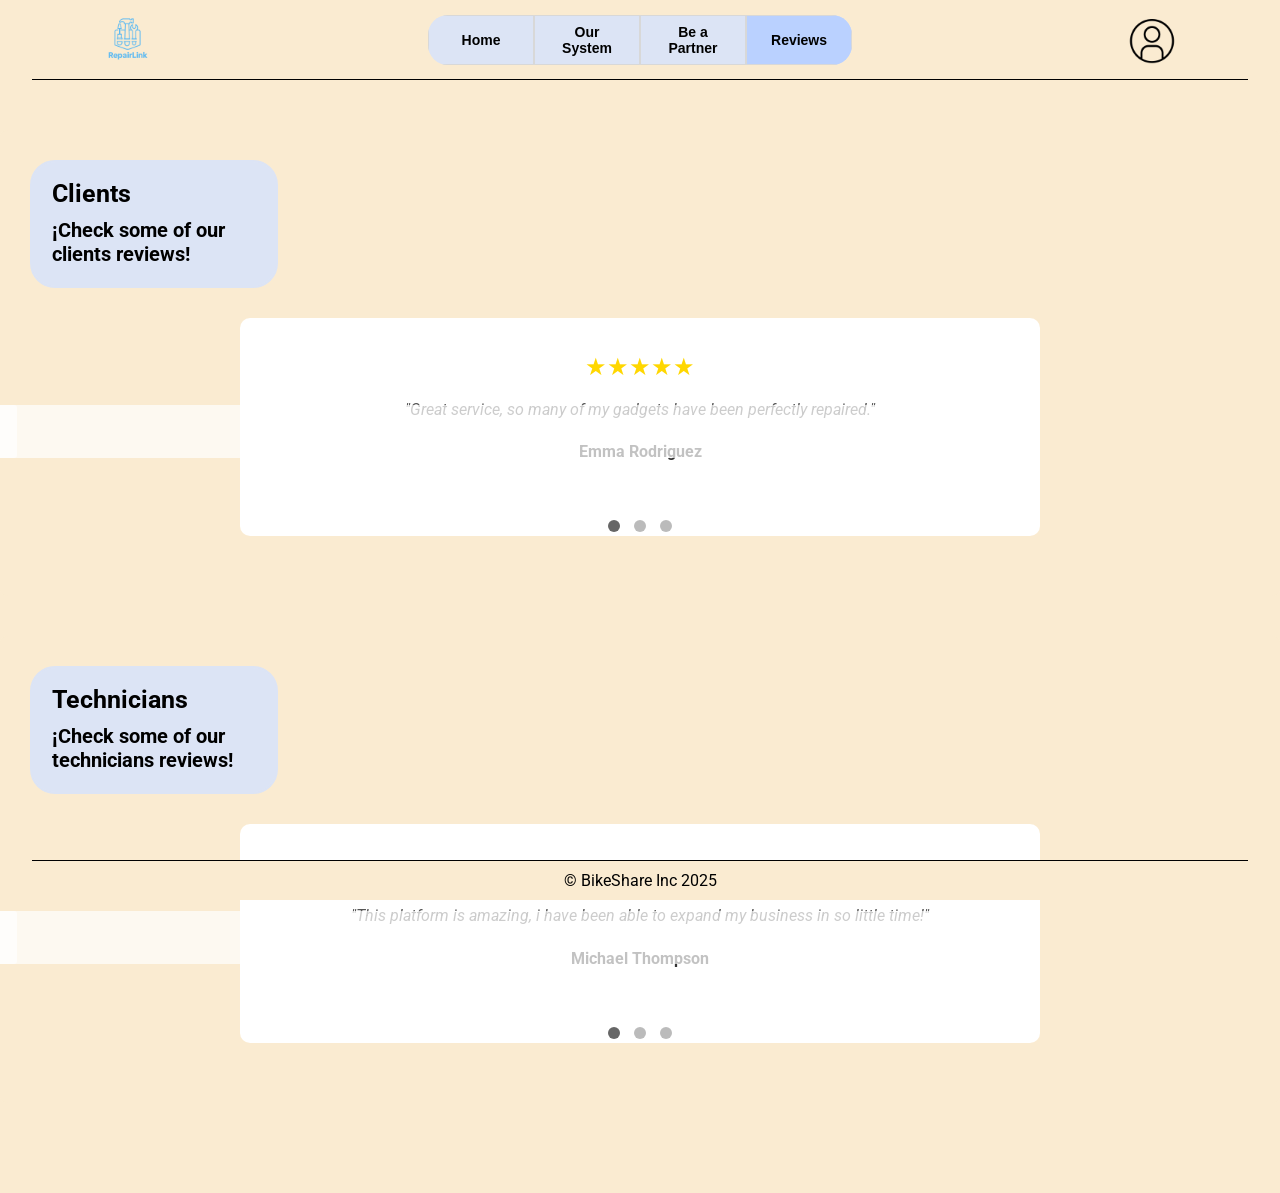
<file: reviews.html>
<!DOCTYPE html>
<html lang="en">
<head>
    <meta charset="UTF-8">
    <meta name="viewport" content="width=device-width, initial-scale=1.0">
    <title>BikeShare - Reviews</title>
    <link rel="stylesheet" href="styles.css">
    <link href="https://fonts.googleapis.com/css2?family=Roboto:wght@100;300;400;500;700;900&family=Roboto+Slab:wght@100;300;400;700&display=swap" rel="stylesheet">
</head>
<body>
    <header>
        <img src="logo-producto.png" alt="logo-producto" class="partial-image-left"/>
        <div aria-label="Barra de navegacion" class="segmented-container">
            <button aria-label="Muestra seccion Home" class="segmented-button" onclick="selectButton(this)">Home</button>
            <button aria-label="Muestra seccion Our System" class="segmented-button" onclick="selectButton(this)">Our System</button>
            <button aria-label="Muestra seccion Be a Partner" class="segmented-button" onclick="selectButton(this)">Be a Partner</button>
            <button aria-label="Muestra seccion Reviews" class="segmented-button selected" onclick="selectButton(this)">Reviews</button>
        </div>
        <img src="account-logo.png" alt="account-logo" class="partial-image-right"/>
    </header>
    <div class="container">
        
        <!-- Client Reviews Section (A) -->
        <div class="section">

            <div class="ClientSectorContainer">
                <h1>Clients</h1>
                <h2>¡Check some of our clients reviews!</h2>
            </div>
            
            <div class="slideshow-container" id="clientReviews">
                <!-- Client Review 1 -->
                <div class="review-slide">
                    <div class="stars">★★★★★</div>
                    <p class="review-text">
                        "Great service, so many of my gadgets have been perfectly repaired."
                    </p>
                    <p class="review-author">Emma Rodriguez</p>
                </div>
                
                <!-- Client Review 2 -->
                <div class="review-slide">
                    <div class="stars">★★★★★</div>
                    <p class="review-text">
                        "As a daily user for over a year, I can confidently say RepairLink provides the best service in the city. Their customer support is exceptional."
                    </p>
                    <p class="review-author">James Wilson</p>
                </div>
                
                <!-- Client Review 3 -->
                <div class="review-slide">
                    <div class="stars">★★★★☆</div>
                    <p class="review-text">
                        "Great concept and mostly well-executed. Would love to see more technicians in my area. Otherwise, fantastic service!"
                    </p>
                    <p class="review-author">Sophia Chen</p>
                </div>
                
                <!-- Navigation arrows -->
                <a class="prev" onclick="plusSlides('clientReviews', -1)">❮</a>
                <a class="next" onclick="plusSlides('clientReviews', 1)">❯</a>
                
                <!-- Dots navigation -->
                <div class="dots">
                    <span class="dot" onclick="currentSlide('clientReviews', 1)"></span>
                    <span class="dot" onclick="currentSlide('clientReviews', 2)"></span>
                    <span class="dot" onclick="currentSlide('clientReviews', 3)"></span>
                </div>
            </div>
        </div>
        
        <!-- Bike Reviews Section (B) -->
        <div class="section">

            <div class="ClientSectorContainer">
                <h1>Technicians</h1>
                <h2>¡Check some of our technicians reviews!</h2>
            </div>            
            <div class="slideshow-container" id="bikeReviews">
                <!-- Bike Review 1 -->
                <div class="review-slide">
                    <div class="stars">★★★★★</div>
                    <p class="review-text">
                        "This platform is amazing, i have been able to expand my business in so little time!"
                    </p>
                    <p class="review-author">Michael Thompson</p>
                </div>
                
                <!-- Bike Review 2 -->
                <div class="review-slide">
                    <div class="stars">★★★★☆</div>
                    <p class="review-text">
                        "This is the real deal, the wages are amazing."
                    </p>
                    <p class="review-author">Lisa Park</p>
                </div>
                
                <!-- Bike Review 3 -->
                <div class="review-slide">
                    <div class="stars">★★★★★</div>
                    <p class="review-text">
                        "Intuitive paltform, easy to use and easy to get gigs. Worth it!"
                    </p>
                    <p class="review-author">David Miller</p>
                </div>
                
                <!-- Navigation arrows -->
                <a class="prev" onclick="plusSlides('bikeReviews', -1)">❮</a>
                <a class="next" onclick="plusSlides('bikeReviews', 1)">❯</a>
                
                <!-- Dots navigation -->
                <div class="dots">
                    <span class="dot" onclick="currentSlide('bikeReviews', 1)"></span>
                    <span class="dot" onclick="currentSlide('bikeReviews', 2)"></span>
                    <span class="dot" onclick="currentSlide('bikeReviews', 3)"></span>
                </div>
            </div>
        </div>
    </div>
    <footer>
        <p>© BikeShare Inc 2025</p>
    </footer>

    <script>
        // Initialize slide indices for both slideshows
        let slideIndices = {
            clientReviews: 1,
            bikeReviews: 1
        };
    
        // Show initial slides for both slideshows
        showSlides('clientReviews', slideIndices.clientReviews);
        showSlides('bikeReviews', slideIndices.bikeReviews);
    
        function plusSlides(slideshowId, n) {
            slideIndices[slideshowId] += n;
            showSlides(slideshowId, slideIndices[slideshowId]);
        }
    
        function currentSlide(slideshowId, n) {
            slideIndices[slideshowId] = n;
            showSlides(slideshowId, slideIndices[slideshowId]);
        }
    
        function showSlides(slideshowId, n) {
            let i;
            // Get elements specific to the current slideshow
            let slideshow = document.getElementById(slideshowId);
            let slides = slideshow.getElementsByClassName("review-slide");
            let dots = slideshow.getElementsByClassName("dot");
            
            // Handle wrap-around
            if (n > slides.length) { slideIndices[slideshowId] = 1 }
            if (n < 1) { slideIndices[slideshowId] = slides.length }
            
            // Hide all slides
            for (i = 0; i < slides.length; i++) {
                slides[i].style.display = "none";
            }
            
            // Remove active class from all dots
            for (i = 0; i < dots.length; i++) {
                dots[i].className = dots[i].className.replace(" active", "");
            }
            
            // Show current slide and activate corresponding dot
            slides[slideIndices[slideshowId]-1].style.display = "block";
            dots[slideIndices[slideshowId]-1].className += " active";
        }
    
        // Auto-advance both slideshows
        setInterval(function() {
            plusSlides('clientReviews', 1);
        }, 5000);
    
        setInterval(function() {
            plusSlides('bikeReviews', 1);
        }, 5000);
    </script>
</body>
</html>
</file>
<file: style.css>
body, html {
    font-family: 'Roboto', sans-serif;
    margin: 0;
    padding: 0;
    background-color: #fcead2;
    height: 100%;
    display: flex;
    flex-direction: column;
  }
  
  main {
    flex: 1;
    padding-top: 50px
  }
  
  header {
    position: fixed;
    top: 0;
    left: 0;
    right: 0;
    height: 100px;
    background-color: rgb(248, 224, 181);
    color: black;
    display: flex;
    align-items: center;
    justify-content: center;
    z-index: 1000;
    font-family: 'Roboto Slab', serif;
  }
  
  header::after {
    content: '';
    position: absolute;
    bottom: 0;
    transform: translateX(-50%);
    left: 50%;
    width: 95%;
    height: 1px;
    background-color: transparent;
  }
  
  .partial-image-left {
    width: 80px;         
    height: auto;
    position: absolute;
    top: 10px;             
    left: 50px;            
    object-fit: contain;
  }
  
  .partial-image-right {
    width: 60px;
    height: auto;
    position: absolute;
    top: 15px;
    right: 50px;
    object-fit: contain;
  }
  
  
  .segmented-container {
    display: flex;
    max-width: 600px;
    margin: 20px auto;
    background-color: #dce4f5;
    border-radius: 20px;
    overflow: hidden;
  }
  
  .segmented-button {
    flex: 1;
    border: none;
    background: transparent;
    padding: 8px 20px;
    font-size: 14px;
    font-weight: bold;
    color: black;
    border: 1px groove rgb(216, 216, 216);
    transition: all 0.3s;
  }
  
  .segmented-button.selected {
    background-color: #bad1ff;
    color: black;
  }
  
  .segmented-button:hover:not(.selected) {
    background-color: #bcd2ff;
  }
  
  .hero-box {
    display: flex;
    align-items: center;
    justify-content: space-between;
    flex-wrap: wrap;
    gap: 40px;
    max-width: 1100px;
    margin: 80px auto 60px;
    padding: 60px 40px;
    border-radius: 16px;
    background: linear-gradient(135deg, #f8daac, #a5cbeb);
    box-shadow: 0 8px 24px rgba(0, 0, 0, 0.08);
    text-align: left;
  }
  
  .hero-content {
    flex: 1 1 500px;
  }
  
  .hero-box h2 {
    font-size: 36px;
    margin-bottom: 15px;
  }
  
  .hero-box p {
    font-size: 20px;
    margin-bottom: 25px;
  }
  
  .hero-image {
    flex: 1 1 400px;
    text-align: center;
  }
  
  .hero-image img {
    max-width: 100%;
    height: auto;
    max-height: 280px;
    border-radius: 12px;
  }
  
  .cta-button {
    display: inline-block;
    padding: 12px 24px;
    font-size: 16px;
    font-weight: bold;
    background-color: #007bff;
    color: #ffffff;
    border: none;
    border-radius: 8px;
    text-decoration: none;
    transition: background-color 0.3s ease;
  }
  
  .cta-button:hover {
    background-color: #005ecb;
  }
  
  .benefits-box {
    display: flex;
    justify-content: center;
    gap: 30px;
    flex-wrap: wrap;
    background-color: transparent;
    box-shadow: none;
    max-width: 1000px;
    margin: 60px auto;
    padding: 30px 25px;
  }
  
  .benefit-item {
    flex: 1 1 220px;
    background-color: #ffffff;
    padding: 20px;
    border-radius: 12px;
    font-weight: bold;
    box-shadow: 0 2px 10px rgba(0, 0, 0, 0.05);
    text-align: center;
  }
  
  .subscription-wrapper {
    display: flex;
    justify-content: center;
    align-items: center;
    gap: 30px;
    max-width: 1100px;
    margin: 60px auto;
    padding: 0 20px;
    flex-wrap: wrap;
  }
  
  .subscription-box {
    background-color: white;
    padding: 40px 30px;
    border-radius: 16px;
    box-shadow: 0 6px 18px rgba(0, 0, 0, 0.08);
    flex: 1 1 500px;
  }
  
  .subscription-content h3 {
    font-size: 28px;
    margin-bottom: 12px;
  }
  
  .subscription-content p {
    font-size: 16px;
  }
  
  .subscription-img {
    flex: 1 1 300px;
    text-align: center;
  }
  
  .subscription-img img {
    max-width: 100%;
    height: auto;
    max-height: 280px;
    border-radius: 12px;
  }
  
  .subscription-list {
    text-align: left;
    padding-left: 20px;
    margin-bottom: 20px;
    line-height: 1.8;
    font-size: 16px;
  }
  
  footer{
    padding-top: 20px;
    padding-bottom: 20px;
    position: relative;
    bottom: 0;
    height: 100px;
    background-color: rgb(248, 224, 181);
    color: black;
    display: flex;
    z-index: 1000;
    justify-content: space-between; /* This will push children to opposite ends */
    align-items: center; /* Vertically center the content */
  }

  .footer-element{
    left: 0;
    padding-left: 80px;
  }

  .footer-socials{
    display: flex;
    padding-right: 80px;
  }

  .footer-socials img{
    width: 30px;
    height: auto;
    top: 15px;
    right: 0;
    object-fit: contain;
    padding-right: 5px;
  }
  
  footer::before {
    content: '';
    position: absolute;
    top: 0;
    left: 50%;
    transform: translateX(-50%);
    width: 95%; 
    height: 1px;
    background-color: transparent;
  }
  
  .contact-form-box {
    max-width: 800px;
    margin: 60px auto;
    padding: 40px;
    background-color: #ffffff;
    border-radius: 16px;
    box-shadow: 0 6px 18px rgba(0, 0, 0, 0.08);
    text-align: center;
  }
  
  .contact-form input,
  .contact-form textarea {
    width: 100%;
    margin-bottom: 15px;
    padding: 12px;
    border: 1px solid #ccc;
    border-radius: 8px;
    font-family: 'Inter', sans-serif;
    font-size: 14px;
  }
  
  .contact-form button {
    margin-top: 10px;
  }
  
  
  @media (max-width: 768px) {
    .subscription-wrapper {
      flex-direction: column;
    }
  
    .subscription-box,
    .subscription-img {
      width: 100%;
    }
  
    .subscription-content {
      text-align: center;
    }
  
    .hero-box {
      flex-direction: column;
      text-align: center;
    }
  
    .hero-content {
      text-align: center;
    }
  
    .hero-image img {
      max-height: 220px;
    }
  }

  /*MIDDLE-REVIEWS*/
  .container{
    padding-top: 70px;
    padding-bottom: 50px;
  }

  .section h1 {
    font-size: 25px;
    text-align: left;
    color: #000000;
    margin-bottom: 10px;
    margin-left: 20px;
  }

  .section {
      background-color: rgb(250, 235, 209);
      border-radius: 8px;
      padding: 30px;
      margin-bottom: 40px;
  }

  .section h2 {
      font-size: 20px;
      font-weight: normal;
      color: #000000;
      padding-bottom: 10px;
      margin-top: 0;
      margin-bottom: 10px;
      margin-left: 20px;
  }

  .ClientSectorContainer{
    padding: 15px 15px 15px 15px;
    background: linear-gradient(135deg, #f8daac, #a5cbeb);
    box-shadow: 0 8px 24px rgba(0, 0, 0, 0.08);
    width: 20%;
    border-radius: 25px 25px 25px 25px;
  }

  /* Slideshow styles */
  .slideshow-container {
      background-color: white;
      border-radius: 10px 10px 10px 10px;
      width: 70%;
      position: relative;
      margin: 30px auto;
      max-width: 800px;
  }

  .review-slide {
      display: none;
      text-align: center;
      padding: 20px;
  }

  .review-text {
      font-size: 16px;
      font-style: italic;
      line-height: 1.6;
      margin-bottom: 20px;
      color: #555;
  }

  .review-author {
      font-weight: bold;
      font-size: 16px;
      color: #333;
  }

  .stars {
      color: #FFD700;
      font-size: 24px;
      margin: 15px 0;
  }

  .prev, .next {
      cursor: pointer;
      position: absolute;
      top: 50%;
      width: auto;
      margin-top: -22px;
      padding: 16px;
      color: #333;
      font-weight: bold;
      font-size: 18px;
      transition: 0.3s;
      border-radius: 0 3px 3px 0;
      background-color: rgba(255,255,255,0.7);
  }

  .next {
      right: 0;
      border-radius: 3px 0 0 3px;
  }

  .prev:hover, .next:hover {
      background-color: rgba(0,0,0,0.1);
  }

  .dots {
      text-align: center;
      margin-top: 20px;
  }

  .dot {
      cursor: pointer;
      height: 12px;
      width: 12px;
      margin: 0 5px;
      background-color: #bbb;
      border-radius: 50%;
      display: inline-block;
      transition: background-color 0.3s;
  }

  .active, .dot:hover {
      background-color: #666;
  }

  /*REPARATIONS*/
  .image-item {
    flex: 1 1 220px;
    background-color: #ffffff;
    padding: 20px;
    border-radius: 12px;
    box-shadow: 0 2px 10px rgba(0, 0, 0, 0.05);
    max-width: 50%;
    max-height: 50%;
  }

  .appliances-text{
    font-weight: bold;
    font-size: 30px;
    padding-left: 90px;
  }

  .features-box {
    background-color: #ffffff;
    padding: 40px 30px;
    border-radius: 16px;
    box-shadow: 0 6px 18px rgba(0, 0, 0, 0.08);
    flex: 1 1 500px;
  }

  .About-Us-Container{
    padding: 15px 15px 15px 15px;
    margin-left: 50px;
    background-color: white;
    box-shadow: 0 8px 24px rgba(0, 0, 0, 0.08);
    width: 20%;
    border-radius: 25px 25px 25px 25px;
    padding-bottom: 22px;
  }

  .About-Us-Container h2{
    font-weight: normal;
    font-size: 20px;
    color: #000000;
    padding-bottom: 10px;
    margin-top: 0;
    margin-bottom: 10px;
    margin-left: 20px;
  }

  .About-Us-Container h1{
  font-size: 25px;
  text-align: left;
  color: #000000;
  margin-bottom: 10px;
  margin-left: 20px;
  }


  .container-fluid.jsx-3600945804 {
    background: linear-gradient(180deg,#6BDFFF 0%,#3DACFC 100%);
    margin: 90px auto;
    box-sizing: border-box;
    box-shadow: 0px 4px 10px rgba(180,185,209,0.385216);
    border-radius: 20px;
    padding: 0 15px;
    position: relative;
}


/*GOOFY AHH CONTAINER*/
.About-Us-Description-Container{
  display: flex;
  align-items: center;
  justify-content: space-between;
  flex-wrap: wrap;
  gap: 40px;
  max-width: 1000px;
  margin: 80px auto 60px;
  padding: 60px 5px;
  border-radius: 16px;
  background-color: white;
  box-shadow: 0 8px 24px rgba(0, 0, 0, 0.08);
  text-align: left;
}

.About-Us-Description-content {
  flex: 1 1 400px;
  text-align: center;
}

.About-Us-Description-box h2 {
  font-size: 36px;
  margin-bottom: 15px;
}

.About-Us-Description-box p {
  font-size: 20px;
  margin-bottom: 25px;
}

.About-Us-Description-image {
  flex: 1 1 300px;
  text-align: center;
}

.About-Us-Description-image img {
  max-width: 100%;
  height: auto;
  max-height: 280px;
  border-radius: 12px;
}

.header-right-container {
  position: absolute;
  right: 0;
  display: flex;
  align-items: center;
  gap: 15px;
  height: 100%;
  padding-right: 80px;
}

.language-switcher {
  display: flex;
  gap: 5px;
}

.lang-btn {
  padding: 0.4rem 0.75rem;
  border: 2px solid #90B5FF;
  background-color: transparent;
  color: #90B5FF;
  border-radius: 8px;
  font-size: 12px;
  font-weight: bold;
  cursor: pointer;
  transition: all 0.3s ease;
}

.lang-btn:hover {
  background-color: #90B5FF;
  color: white;
}

.lang-btn.active {
  background-color: #90B5FF;
  color: white;
}

.partial-image-right {
  width: 80px;         
  height: auto;
  position: absolute;
  top: 10px;             
  right: 50px;            
  object-fit: contain;
}

.auth-buttons {
  display: flex;
  gap: 0.5rem;
  margin-left: 1rem;
}

.btn-outline {
  padding: 0.5rem 1rem;
  border: 2px solid #90B5FF;
  color: #90B5FF;
  border-radius: 8px;
  text-decoration: none;
  font-weight: bold;
  transition: all 0.3s ease;
}

.btn-outline:hover {
  background-color: #90B5FF;
  color: white;
}

.btn-filled {
  padding: 0.5rem 1rem;
  background-color: #90B5FF;
  color: white;
  border-radius: 8px;
  text-decoration: none;
  font-weight: bold;
  transition: background-color 0.3s ease;
}

.btn-filled:hover {
  background-color: #90B5FF;
}

.nav-btn {
  background-color: transparent;
  border: 2px solid #90B5FF;
  color: #90B5FF;
  font-family: 'Roboto Slab', serif;
  font-size: 14px;
  font-weight: bold;
  border-radius: 8px;
  padding: 6px 14px;
  margin: 0 4px;
  cursor: pointer;
  transition: all 0.3s ease;
}

.nav-btn:hover {
  background-color: #90B5FF;
  color: white;
}

.video-section {
  text-align: center;
  padding: 2rem;
}

.video-wrapper {
  position: relative;
  padding-bottom: 56.25%; /* 16:9 aspect ratio */
  height: 0;
  overflow: hidden;
  margin-bottom: 2rem;
  border-radius: 12px;
  box-shadow: 0 4px 20px rgba(0, 0, 0, 0.2);
}

.video-wrapper iframe {
  position: absolute;
  top: 0;
  left: 0;
  width: 100%;
  height: 100%;
  border: 0;
  border-radius: 12px;
}
.video-section {
  text-align: center;
  padding: 2rem;
}

.video-wrapper {
  position: relative;
  padding-bottom: 56.25%; /* 16:9 aspect ratio */
  height: 0;
  overflow: hidden;
  margin-bottom: 2rem;
  border-radius: 12px;
  box-shadow: 0 4px 20px rgba(0, 0, 0, 0.2);
}

.video-wrapper iframe {
  position: absolute;
  top: 0;
  left: 0;
  width: 100%;
  height: 100%;
  border: 0;
  border-radius: 12px;
}
</file>
<file: styles.css>
body{
    background-color:  rgb(250, 235, 209);
    margin:0;
    padding: 0;
    font-family: 'Roboto', sans-serif;
}

/*
  HEADER
*/
header{
    position: fixed;
    top: 0;
    left: 0;
    right: 0;
    height: 80px;
    background-color: rgb(250, 235, 209);
    color: black;
    display: flex;
    align-items: center;
    justify-content: center;
    z-index: 1000;
    font-family: 'Roboto Slab', serif;
}

header::after{
    content: '';
    position: absolute;
    bottom: 0;
    transform: translateX(-50%);
    left: 50%;
    width: 95%;
    height: 1px;
    background-color: #000000;
}

.partial-image-left{
    width: 20%;
    height: 60%;
    object-fit: contain;
    position: absolute;
    left: 0;
}

.partial-image-right{
    width: 20%;
    height: 60%;
    object-fit: contain;
    position: absolute;
    right: 0;
}

.segmented-container{
    display: flex;
    max-width: 600px;
    margin: 20px auto;
    background-color: #dce4f5;
    border-radius: 20px 20px 20px 20px;
    overflow: hidden;

}

.segmented-button{
    flex:1;
    position: relative;
    border: none;
    background: transparent;
    padding: 8px 20px;
    font-size: 14px;
    font-weight: 500;
    color: black;
    transition: all 0.3s;
    border: 1px groove rgb(216, 216, 216);
    font-weight: bold;
}

.segmented-button:not(:last-child)::after{
    content:'';
    position: absolute;
    right: 0;
    top:50%;
    transform: translateY(-50%);
    height: 60%;
    width: 1px;
    background-color: transparent;
}

.segmented-button.selected{
    background-color: #bad1ff;
    color: black;
}

.segmented-button:hover:not(.selected){
    background-color: #bcd2ff;
}

/*
 fOOTER
*/

footer{
    position: fixed;
    bottom: 0;
    left: 0;
    right: 0;
    height: 40px;
    background-color: rgb(250, 235, 209);
    color: black;
    display: flex;
    align-items: center;
    justify-content: center;
    z-index: 1000;
}

footer::before {
    content: '';
    position: absolute;
    top: 0;
    left: 50%;
    transform: translateX(-50%);
    width: 95%; /* Adjust width as needed */
    height: 1px;
    background-color: black;
}


/*
 MIDDLE
*/

.container{
    padding-top: 130px;
    padding-bottom: 50px;
}

/*.container {
    max-width: 1200px;
    margin: 30px auto;
    padding: 0 20px;
}*/

h1 {
    font-size: 25px;
    text-align: left;
    color: #000000;
    margin-bottom: 10px;
    margin-left: 20px;
}

.section {
    background-color: rgb(250, 235, 209);
    border-radius: 8px;
    padding: 30px;
    margin-bottom: 40px;
}

h2 {
    font-size: 20px;
    color: #000000;
    padding-bottom: 10px;
    margin-top: 0;
    margin-bottom: 10px;
    margin-left: 20px;
}

.ClientSectorContainer{
    background-color: #dce4f5;
    border: 2px solid #dce4f5;
    width: 20%;
    border-radius: 25px 25px 25px 25px;
}

/* Slideshow styles */
.slideshow-container {
    background-color: white;
    border-radius: 10px 10px 10px 10px;
    width: 70%;
    position: relative;
    margin: 30px auto;
    max-width: 800px;
}

.review-slide {
    display: none;
    text-align: center;
    padding: 20px;
}

.review-text {
    font-size: 16px;
    font-style: italic;
    line-height: 1.6;
    margin-bottom: 20px;
    color: #555;
}

.review-author {
    font-weight: bold;
    font-size: 16px;
    color: #333;
}

.stars {
    color: #FFD700;
    font-size: 24px;
    margin: 15px 0;
}

.prev, .next {
    cursor: pointer;
    position: absolute;
    top: 50%;
    width: auto;
    margin-top: -22px;
    padding: 16px;
    color: #333;
    font-weight: bold;
    font-size: 18px;
    transition: 0.3s;
    border-radius: 0 3px 3px 0;
    background-color: rgba(255,255,255,0.7);
}

.next {
    right: 0;
    border-radius: 3px 0 0 3px;
}

.prev:hover, .next:hover {
    background-color: rgba(0,0,0,0.1);
}

.dots {
    text-align: center;
    margin-top: 20px;
}

.dot {
    cursor: pointer;
    height: 12px;
    width: 12px;
    margin: 0 5px;
    background-color: #bbb;
    border-radius: 50%;
    display: inline-block;
    transition: background-color 0.3s;
}

.active, .dot:hover {
    background-color: #666;
}
.rounded-image {
    border-radius: 8px;
    width: 100%;
    max-width: 600px;
}

.hero {
    width: 60%;
    height: 500px;
    background-color: rgb(250, 235, 209);
}

.hero-content {
    position: absolute;
    top: 50%;
    left: 50%;
    transform: translate(-50%, -50%);
    display: flex;
    align-items: center; /* Centra verticalmente */
    justify-content: space-between; /* Empuja la imagen y el contenido */
    padding: 2em;
}

.hero-content img {
    max-width: 90%;
    padding-bottom: 80px;
    position: absolute;
    left: 220px;
}

.hero-content h1, a {
    list-style-type: none;
    padding: 24px;
    margin-top: 50px;
    position: relative;
    left: -270px;
}

.btn-primary {
    background-color: #bad1ff;
    color: black;
    padding: 12px;
    text-decoration: none;
    border-radius: 8px;
    font-weight: bold;
    left: -270px;
}

.slider {
    width: 60%;
    margin: 40px auto;
    align-items: center;
}
.slider img {
    width: 30%;
    height: 70px;
    border-radius: 8px;
    object-fit: fill;
}

.slider .slick-slide {
    padding: 0 10px;
}

.service-text {
    flex: 1;
    padding: 20px;
}

.service-content {
    display: flex;
    align-items: center;
    justify-content: space-between;
    max-width: 1200px;
    margin: 0 auto;
    flex-wrap: wrap;
}

.checklist {
    flex: 0 0 50%;;
    max-width: 400px;
}

.checklist h2 {
    margin-bottom: 20px;
    font-size: 24px;
    color: #444;
}

.checklist-container {
    display: flex;
    align-items: flex-start;
    justify-content: center;
    gap: 40px;
    padding: 20px;
    flex-wrap: wrap;
}

.checklist-item {
    display: flex;
    align-items: center;
    margin-bottom: 12px;
}

.checklist-item input[type="checkbox"] {
    margin-right: 10px;
    transform: scale(1.2);
}

label {
    font-size: 16px;
    color: #333;
}

.description-image img {
    flex: 0 0 50%;
    max-width: 400px;
}
</file>
